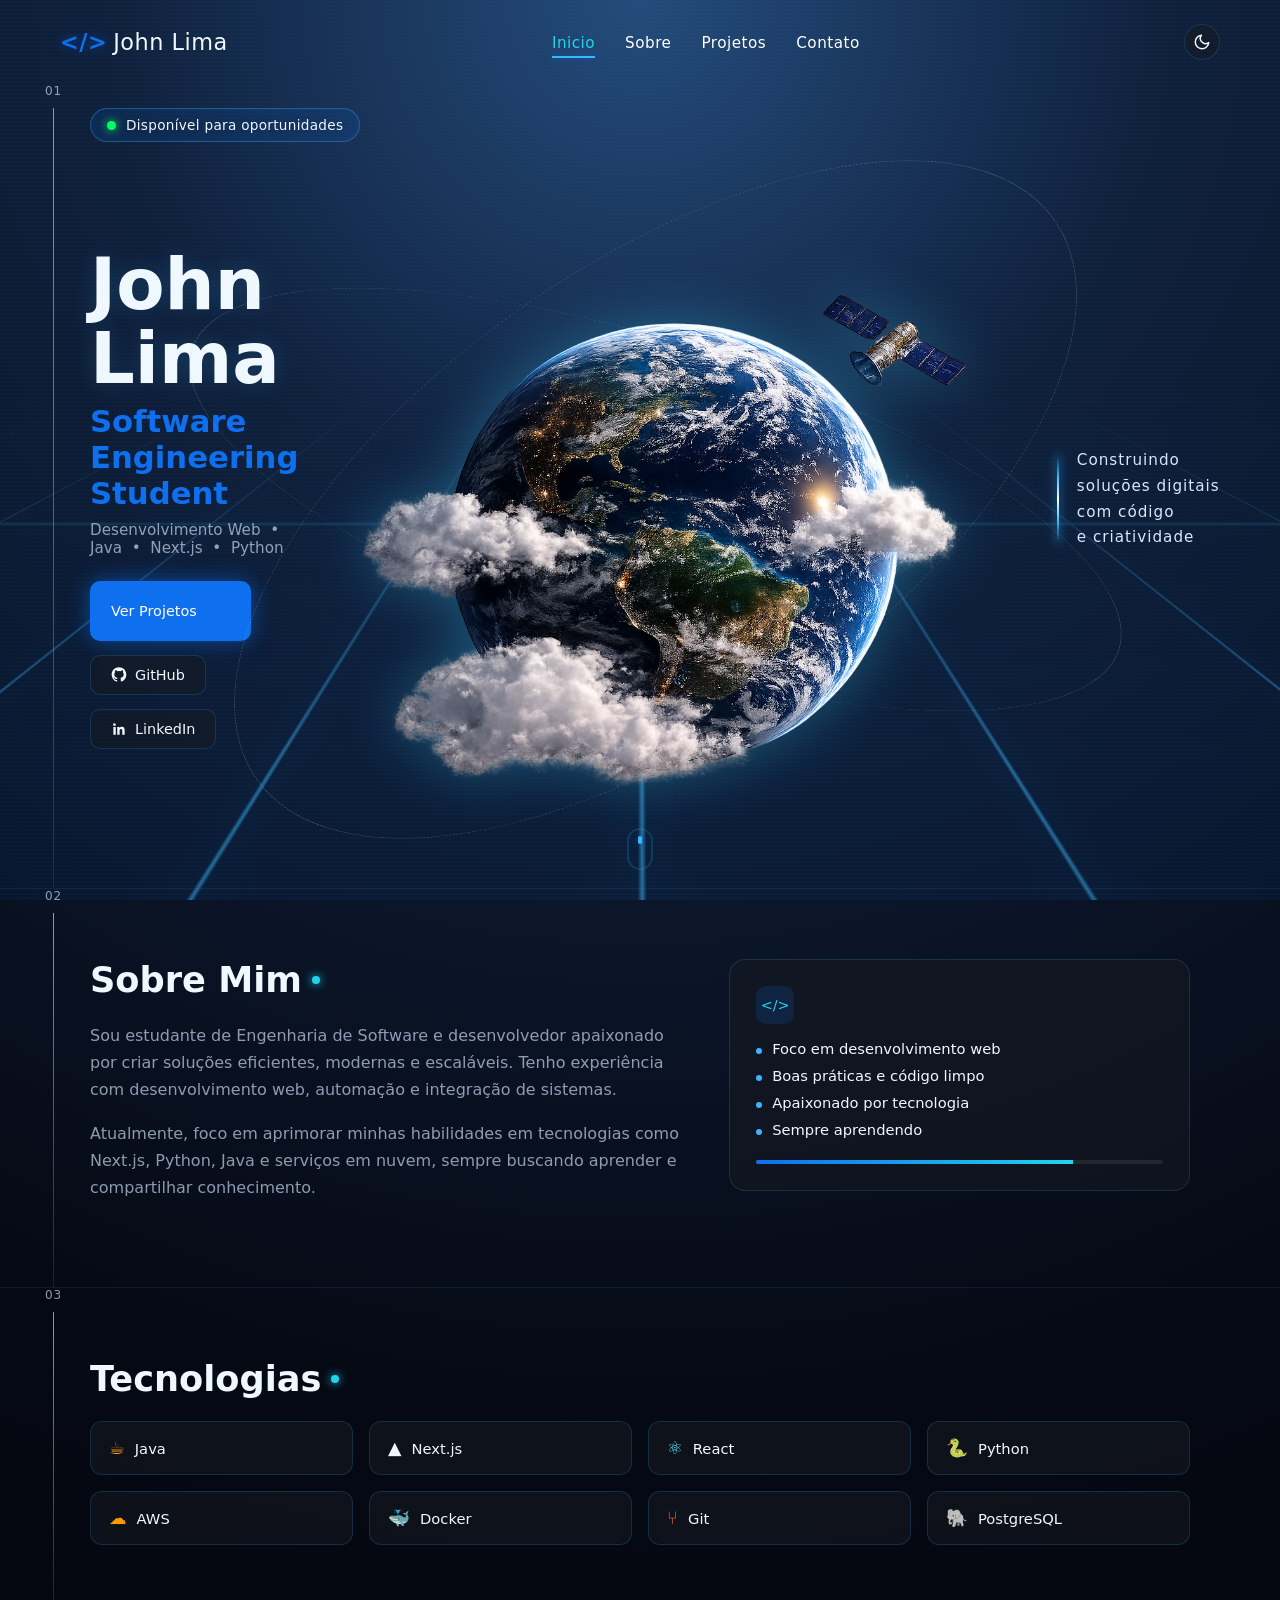
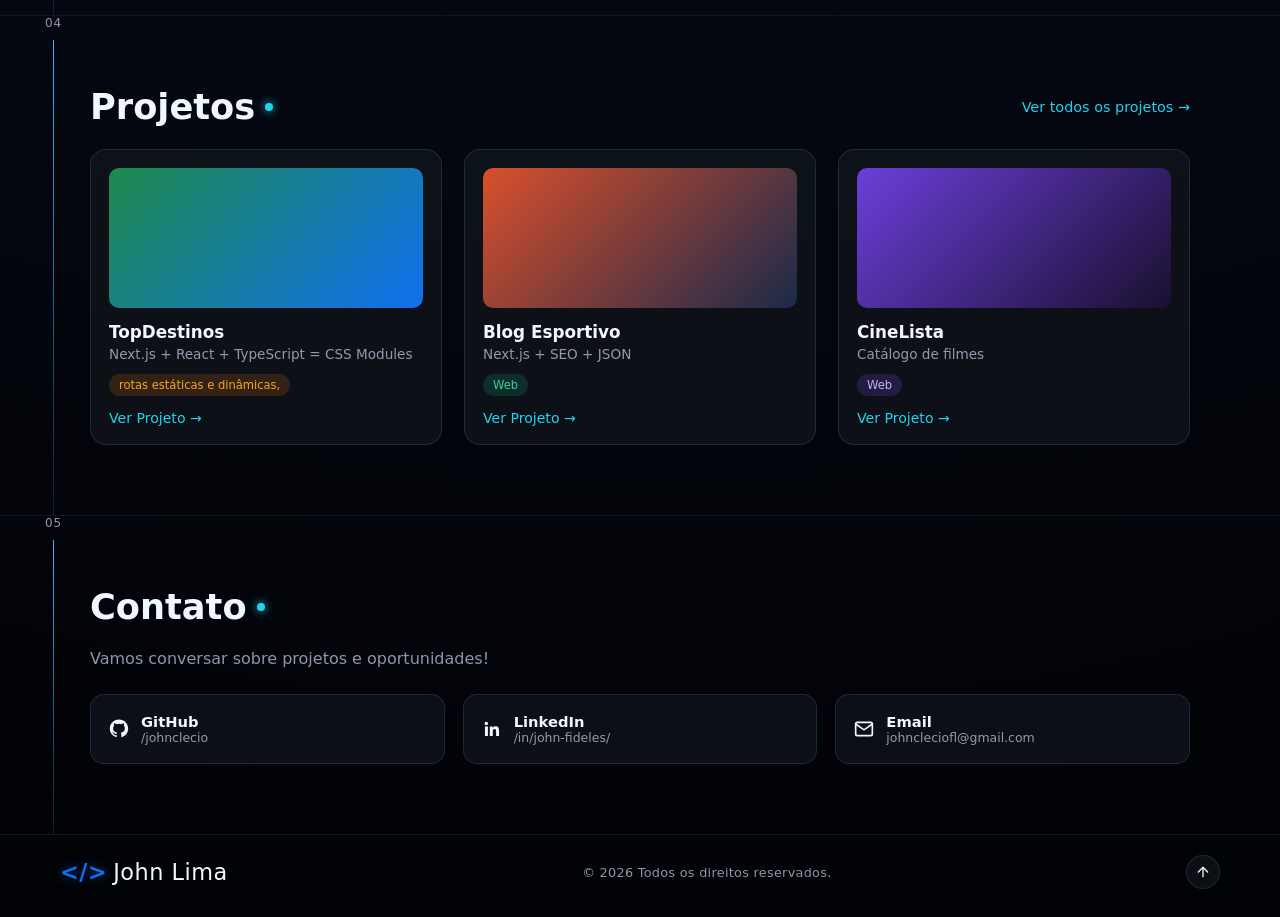
<file: index.html>
<!DOCTYPE html>
<html lang="pt-br">
<head>
    <meta charset="UTF-8">
    <meta name="viewport" content="width=device-width, initial-scale=1.0">
    <link rel="stylesheet" href="style.css">
    <title>I'M JOHN</title>
</head>
<body>

    <div class="floor-wrap" aria-hidden="true">
        <div class="floor"></div>
    </div>
    <div class="scanline" aria-hidden="true"></div>

    <div class="layout">
        <header class="header">
            <div class="logo"><span>&lt;/&gt;</span> John Lima</div>

            <nav class="navbar" id="navbar">
                <ul>
                    <li><a href="#inicio" class="nav-link active">Inicio</a></li>
                    <li><a href="#sobre" class="nav-link">Sobre</a></li>
                    <li><a href="#projetos" class="nav-link">Projetos</a></li>
                    <li><a href="#contato" class="nav-link">Contato</a></li>
                </ul>
            </nav>

            <div class="header-actions">
                <button class="theme-toggle" id="themeToggle" aria-label="alternar tema">
                    <svg class="icon-moon" width="18" height="18" viewBox="0 0 24 24" fill="none" stroke="currentColor" stroke-width="2" stroke-linecap="round" stroke-linejoin="round"><path d="M21 12.79A9 9 0 1 1 11.21 3 7 7 0 0 0 21 12.79z"/></svg>
                    <svg class="icon-sun" width="18" height="18" viewBox="0 0 24 24" fill="none" stroke="currentColor" stroke-width="2" stroke-linecap="round" stroke-linejoin="round"><circle cx="12" cy="12" r="4"/><path d="M12 2v2M12 20v2M4.9 4.9l1.4 1.4M17.7 17.7l1.4 1.4M2 12h2M20 12h2M4.9 19.1l1.4-1.4M17.7 6.3l1.4-1.4"/></svg>
                </button>

                <button class="menu-toggle" id="menuToggle" aria-label="menu" aria-expanded="false" aria-controls="navbar">
                    <span></span>
                    <span></span>
                    <span></span>
                </button>
            </div>
        </header>

        <main class="page">

            <!-- 01 · HERO -->
            <section class="hero" id="inicio">
                <div class="section-index"><span>01</span><i class="tick"></i></div>

                <div class="status-badge">
                    <span class="dot"></span>
                    <span>Disponível para oportunidades</span>
                </div>

                <div class="main-content">
                    <div class="hero-left">
                        <h1>John Lima</h1>
                        <span>Software Engineering Student</span>
                        <p class="hero-stack">Desenvolvimento Web &nbsp;•&nbsp; Java &nbsp;•&nbsp; Next.js &nbsp;•&nbsp; Python</p>

                        <div class="hero-cta">
                            <a href="#projetos" class="btn btn-primary">Ver Projetos <span>&rarr;</span></a>
                            <a href="https://github.com/johnclecio" target="_blank" rel="noopener" class="btn btn-ghost">
                                <svg width="16" height="16" viewBox="0 0 24 24" fill="currentColor"><path d="M12 .5C5.73.5.98 5.24.98 11.52c0 4.84 3.14 8.95 7.5 10.4.55.1.75-.24.75-.53 0-.26-.01-1.13-.02-2.05-3.05.66-3.7-1.3-3.7-1.3-.5-1.27-1.22-1.6-1.22-1.6-1-.68.08-.67.08-.67 1.1.08 1.68 1.13 1.68 1.13.98 1.68 2.57 1.2 3.2.9.1-.71.38-1.2.7-1.47-2.44-.28-5-1.22-5-5.42 0-1.2.43-2.18 1.13-2.95-.11-.28-.49-1.4.1-2.9 0 0 .93-.3 3.04 1.13a10.6 10.6 0 0 1 5.54 0c2.1-1.43 3.03-1.13 3.03-1.13.6 1.5.22 2.62.11 2.9.7.77 1.13 1.75 1.13 2.95 0 4.21-2.57 5.14-5.02 5.41.4.34.75 1 .75 2.03 0 1.47-.01 2.65-.01 3.01 0 .29.2.63.76.52 4.35-1.46 7.49-5.56 7.49-10.4C23.02 5.24 18.27.5 12 .5Z"/></svg>
                                GitHub
                            </a>
                            <a href="https://www.linkedin.com/in/john-fideles/" target="_blank" rel="noopener" class="btn btn-ghost">
                                <svg width="16" height="16" viewBox="0 0 24 24" fill="currentColor"><path d="M20.45 20.45h-3.55v-5.57c0-1.33-.02-3.03-1.85-3.03-1.85 0-2.14 1.45-2.14 2.94v5.66H9.36V9h3.41v1.56h.05c.48-.9 1.63-1.85 3.36-1.85 3.6 0 4.27 2.37 4.27 5.45v6.29ZM5.34 7.43a2.07 2.07 0 1 1 0-4.13 2.07 2.07 0 0 1 0 4.13ZM7.11 20.45H3.56V9h3.55v11.45Z"/></svg>
                                LinkedIn
                            </a>
                        </div>
                    </div>

                    <div class="hero-center">
                        <div class="orbit orbit-1"></div>
                        <div class="orbit orbit-2"></div>

                        <div class="earth">
                            <img src="/images/earth.png" alt="Terra">
                        </div>
                    </div>

                    <div class="hero-right">
                        <span>Construindo</span>
                        <span>soluções digitais</span>
                        <span>com código</span>
                        <span>e criatividade</span>
                    </div>
                </div>

                <a href="#sobre" class="scroll-cue" aria-label="rolar para baixo">
                    <span class="scroll-dot"></span>
                </a>
            </section>

            <!-- 02 · SOBRE -->
            <section class="section" id="sobre">
                <div class="section-index"><span>02</span><i class="tick"></i></div>

                <div class="section-body about-grid">
                    <div class="about-text">
                        <h2>Sobre Mim <span class="dot-accent"></span></h2>
                        <p>Sou estudante de Engenharia de Software e desenvolvedor apaixonado por criar soluções eficientes, modernas e escaláveis. Tenho experiência com desenvolvimento web, automação e integração de sistemas.</p>
                        <p>Atualmente, foco em aprimorar minhas habilidades em tecnologias como Next.js, Python, Java e serviços em nuvem, sempre buscando aprender e compartilhar conhecimento.</p>
                    </div>

                    <div class="about-card">
                        <div class="about-card-icon">&lt;/&gt;</div>
                        <ul class="about-list">
                            <li>Foco em desenvolvimento web</li>
                            <li>Boas práticas e código limpo</li>
                            <li>Apaixonado por tecnologia</li>
                            <li>Sempre aprendendo</li>
                        </ul>
                        <div class="about-progress"><span></span></div>
                    </div>
                </div>
            </section>

            <!-- 03 · TECNOLOGIAS -->
            <section class="section" id="tecnologias">
                <div class="section-index"><span>03</span><i class="tick"></i></div>

                <div class="section-body">
                    <h2>Tecnologias <span class="dot-accent"></span></h2>

                    <div class="tech-grid">
                        <div class="tech-card"><span class="tech-icon" style="color:#f89820">☕</span>Java</div>
                        <div class="tech-card"><span class="tech-icon">▲</span>Next.js</div>
                        <div class="tech-card"><span class="tech-icon" style="color:#61dafb">⚛</span>React</div>
                        <div class="tech-card"><span class="tech-icon" style="color:#3776ab">🐍</span>Python</div>
                        <div class="tech-card"><span class="tech-icon" style="color:#ff9900">☁</span>AWS</div>
                        <div class="tech-card"><span class="tech-icon" style="color:#2496ed">🐳</span>Docker</div>
                        <div class="tech-card"><span class="tech-icon" style="color:#f05032">⑂</span>Git</div>
                        <div class="tech-card"><span class="tech-icon" style="color:#336791">🐘</span>PostgreSQL</div>
                    </div>
                </div>
            </section>

            <!-- 04 · PROJETOS -->
            <section class="section" id="projetos">
                <div class="section-index"><span>04</span><i class="tick"></i></div>

                <div class="section-body">
                    <div class="section-head">
                        <h2>Projetos <span class="dot-accent"></span></h2>
                        <a href="https://github.com/johnclecio?tab=repositories" target="_blank" class="link-arrow">Ver todos os projetos &rarr;</a>
                    </div>

                    <div class="project-grid">
                        <article class="project-card">
                            <div class="project-thumb thumb-1"></div>
                            <h3>TopDestinos</h3>
                            <p>Next.js + React + TypeScript = CSS Modules</p>
                            <span class="tag tag-orange">rotas estáticas e dinâmicas,</span>
                            <a href="https://github.com/johnclecio/listaDeTarefa/tree/main/TopDestinos" target="_blank" class="project-link">Ver Projeto <span>&rarr;</span></a>
                        </article>

                        <article class="project-card">
                            <div class="project-thumb thumb-2"></div>
                            <h3>Blog Esportivo</h3>
                            <p>Next.js + SEO + JSON</p>
                            <span class="tag tag-green">Web</span>
                            <a href="https://github.com/johnclecio/Next-Blog" target="_blank" class="project-link">Ver Projeto <span>&rarr;</span></a>
                        </article>

                        <article class="project-card">
                            <div class="project-thumb thumb-3"></div>
                            <h3>CineLista</h3>
                            <p>Catálogo de filmes</p>
                            <span class="tag tag-purple">Web</span>
                            <a href="https://github.com/johnclecio/Next-cinelista" target="_blank" class="project-link">Ver Projeto <span>&rarr;</span></a>
                        </article>
                    </div>
                </div>
            </section>

            <!-- 05 · CONTATO -->
            <section class="section" id="contato">
                <div class="section-index"><span>05</span><i class="tick"></i></div>

                <div class="section-body">
                    <h2>Contato <span class="dot-accent"></span></h2>
                    <p class="contact-intro">Vamos conversar sobre projetos e oportunidades!</p>

                    <div class="contact-grid">
                        <a href="https://github.com/johnclecio" target="_blank" rel="noopener" class="contact-card">
                            <svg width="20" height="20" viewBox="0 0 24 24" fill="currentColor"><path d="M12 .5C5.73.5.98 5.24.98 11.52c0 4.84 3.14 8.95 7.5 10.4.55.1.75-.24.75-.53 0-.26-.01-1.13-.02-2.05-3.05.66-3.7-1.3-3.7-1.3-.5-1.27-1.22-1.6-1.22-1.6-1-.68.08-.67.08-.67 1.1.08 1.68 1.13 1.68 1.13.98 1.68 2.57 1.2 3.2.9.1-.71.38-1.2.7-1.47-2.44-.28-5-1.22-5-5.42 0-1.2.43-2.18 1.13-2.95-.11-.28-.49-1.4.1-2.9 0 0 .93-.3 3.04 1.13a10.6 10.6 0 0 1 5.54 0c2.1-1.43 3.03-1.13 3.03-1.13.6 1.5.22 2.62.11 2.9.7.77 1.13 1.75 1.13 2.95 0 4.21-2.57 5.14-5.02 5.41.4.34.75 1 .75 2.03 0 1.47-.01 2.65-.01 3.01 0 .29.2.63.76.52 4.35-1.46 7.49-5.56 7.49-10.4C23.02 5.24 18.27.5 12 .5Z"/></svg>
                            <div><strong>GitHub</strong><span>/johnclecio</span></div>
                        </a>

                        <a href="https://www.linkedin.com/in/john-fideles/" target="_blank" rel="noopener" class="contact-card">
                            <svg width="20" height="20" viewBox="0 0 24 24" fill="currentColor"><path d="M20.45 20.45h-3.55v-5.57c0-1.33-.02-3.03-1.85-3.03-1.85 0-2.14 1.45-2.14 2.94v5.66H9.36V9h3.41v1.56h.05c.48-.9 1.63-1.85 3.36-1.85 3.6 0 4.27 2.37 4.27 5.45v6.29ZM5.34 7.43a2.07 2.07 0 1 1 0-4.13 2.07 2.07 0 0 1 0 4.13ZM7.11 20.45H3.56V9h3.55v11.45Z"/></svg>
                            <div><strong>LinkedIn</strong><span>/in/john-fideles/</span></div>
                        </a>

                        <a href="mailto:johnlima.dev@gmail.com" class="contact-card">
                            <svg width="20" height="20" viewBox="0 0 24 24" fill="none" stroke="currentColor" stroke-width="2"><rect x="2" y="4" width="20" height="16" rx="2"/><path d="m2 6 10 7 10-7"/></svg>
                            <div><strong>Email</strong><span>johncleciofl@gmail.com</span></div>
                        </a>
                    </div>
                </div>
            </section>

        </main>

        <footer class="footer">
            <div class="logo"><span>&lt;/&gt;</span> John Lima</div>
            <p class="text-footer">© 2026 Todos os direitos reservados.</p>
            <button class="to-top" id="toTop" aria-label="voltar ao topo">
                <svg width="16" height="16" viewBox="0 0 24 24" fill="none" stroke="currentColor" stroke-width="2" stroke-linecap="round" stroke-linejoin="round"><path d="M12 19V5M5 12l7-7 7 7"/></svg>
            </button>
        </footer>

    </div>

    <script>
        const menuToggle = document.getElementById('menuToggle');
        const navbar = document.getElementById('navbar');

        menuToggle.addEventListener('click', () => {
            const isOpen = navbar.classList.toggle('open');
            menuToggle.classList.toggle('active', isOpen);
            menuToggle.setAttribute('aria-expanded', isOpen);
        });

        navbar.querySelectorAll('a').forEach(link => {
            link.addEventListener('click', () => {
                navbar.classList.remove('open');
                menuToggle.classList.remove('active');
                menuToggle.setAttribute('aria-expanded', 'false');
            });
        });

        // theme toggle
        const themeToggle = document.getElementById('themeToggle');
        themeToggle.addEventListener('click', () => {
            const isLight = document.documentElement.getAttribute('data-theme') === 'light';
            document.documentElement.setAttribute('data-theme', isLight ? 'dark' : 'light');
        });

        // back to top
        document.getElementById('toTop').addEventListener('click', () => {
            window.scrollTo({ top: 0, behavior: 'smooth' });
        });

        // scroll-spy: highlight active nav link
        const sections = document.querySelectorAll('section[id]');
        const navLinks = document.querySelectorAll('.nav-link');

        const spy = new IntersectionObserver((entries) => {
            entries.forEach(entry => {
                if (entry.isIntersecting) {
                    navLinks.forEach(link => {
                        link.classList.toggle('active', link.getAttribute('href') === '#' + entry.target.id);
                    });
                }
            });
        }, { rootMargin: '-45% 0px -45% 0px' });

        sections.forEach(section => spy.observe(section));
    </script>

</body>
</html>
</file>
<file: style.css>
:root{
    --blue: #0f70ef;
    --blue-glow: rgba(15, 112, 239, 0.55);
    --cyan: #38b6ff;
    --cyan2: #22d3ee;
    --ink: #010205;
    --paper: aliceblue;

    --panel: rgba(22, 27, 34, .55);
    --panel-border: rgba(56, 182, 255, .18);
    --muted: rgba(215, 231, 255, .65);

    --bg-1: #244b7a;
    --bg-2: #10203b;
    --bg-3: #050913;
    --bg-4: #010205;
}

html[data-theme="light"]{
    --ink: #f3f6fb;
    --paper: #101828;
    --muted: rgba(16, 24, 40, .65);

    --panel: rgba(255, 255, 255, .65);
    --panel-border: rgba(15, 112, 239, .25);

    --bg-1: #cfe0ff;
    --bg-2: #eef3fb;
    --bg-3: #f6f9fd;
    --bg-4: #ffffff;
}

* {
    margin: 0;
    padding: 0;
    box-sizing: border-box;
}

html{
    scroll-behavior: smooth;
    overflow-x: hidden;
    max-width: 100%;
}

body{
    min-height: 100vh;
    overflow-x: hidden;
    position: relative;
    isolation: isolate;

    background:
        radial-gradient(circle at top,
            var(--bg-1) 0%,
            var(--bg-2) 20%,
            var(--bg-3) 55%,
            var(--bg-4) 100%);

    transition: background .4s ease;

    font-family: system-ui,
        -apple-system, BlinkMacSystemFont,
        'Segoe UI', Roboto, Oxygen, Ubuntu,
        Cantarell, 'Open Sans', 'Helvetica Neue', sans-serif;
}

/* ---------- futuristic checkered floor ---------- */
.floor-wrap{
    position: fixed;
    inset: auto 0 0 0;
    height: 62vh;

    perspective: 340px;
    perspective-origin: 50% 0%;
    overflow: hidden;

    z-index: 0;
    pointer-events: none;

    -webkit-mask-image: linear-gradient(to top, black 0%, black 22%, transparent 92%);
    mask-image: linear-gradient(to top, black 0%, black 22%, transparent 92%);
}

/* horizon glow where the floor meets the void */
.floor-wrap::before{
    content: "";
    position: absolute;
    top: 0;
    left: 10%;
    right: 10%;
    height: 2px;

    background: linear-gradient(to right, transparent, var(--cyan), transparent);
    box-shadow: 0 0 30px 4px var(--blue-glow);
    opacity: .55;
}

.floor{
    position: absolute;
    top: 0;
    left: 50%;
    width: 250vw;
    height: 250vh;

    transform-origin: 50% 0%;
    transform: translateX(-50%) rotateX(65deg);

    background-color: rgba(15, 112, 239, 0.05);
    background-image:
        linear-gradient(var(--cyan) 1px, transparent 1px),
        linear-gradient(90deg, var(--cyan) 1px, transparent 1px);
    background-size: 100px 100px;

    opacity: 0.55;
    filter: drop-shadow(0 0 6px var(--blue-glow));

    animation: floorDrift 5s linear infinite;
}

@keyframes floorDrift{
    from{ background-position: 0 0, 0 0; }
    to{ background-position: 0 -100px, -100px 0; }
}

/* thin ambient scanline for HUD feel */
.scanline{
    position: fixed;
    inset: 0;
    z-index: 1;
    pointer-events: none;

    background: linear-gradient(
        to bottom,
        transparent 0%,
        rgba(56, 182, 255, 0.03) 50%,
        transparent 100%
    );
    background-size: 100% 4px;
    mix-blend-mode: overlay;
}

.layout{
    position: relative;
    z-index: 2;

    display: grid;
    grid-template-areas:
        "header header header"
        "main   main    main"
        "footer footer footer";
    grid-template-rows: auto 1fr auto;
    min-height: 100vh;
}

/* ---------- header ---------- */
.header{
    grid-area: header;
    position: relative;

    display: flex;
    justify-content: space-between;
    align-items: center;
    flex-wrap: wrap;
    gap: 12px;

    padding: 24px clamp(20px, 5vw, 60px);
}

.logo{
    color: var(--paper);
    font-size: 1.4rem;
    letter-spacing: .5px;
    display: flex;
    align-items: center;
    gap: 6px;
}

.logo span{
    font-weight: bold;
    color: var(--blue);
    text-shadow: 0 0 12px var(--blue-glow);
}

.navbar ul{
    display: flex;
    gap: clamp(14px, 2.6vw, 30px);
    list-style: none;
}

.navbar a{
    color: white;
    text-decoration: none;
    font-size: .95rem;
    letter-spacing: .5px;
    position: relative;
    padding-bottom: 6px;
}

.navbar a::after{
    content: "";
    position: absolute;
    left: 0;
    bottom: 0;
    width: 100%;
    height: 2px;
    background: var(--cyan);
    box-shadow: 0 0 8px var(--blue-glow);

    transform: scaleX(0);
    transform-origin: right;
    transition: transform .3s ease;
}

.navbar a:hover::after,
.navbar a.active::after{
    transform: scaleX(1);
    transform-origin: left;
}

.navbar a.active{
    color: var(--cyan2);
}

.header-actions{
    display: flex;
    align-items: center;
    gap: 14px;
}

.theme-toggle{
    display: flex;
    align-items: center;
    justify-content: center;

    width: 36px;
    height: 36px;
    border-radius: 50%;

    background: var(--panel);
    border: 1px solid var(--panel-border);
    color: var(--paper);
    cursor: pointer;
    transition: background .25s ease, transform .25s ease;
}

.theme-toggle:hover{
    transform: translateY(-2px);
}

.theme-toggle .icon-sun{
    display: none;
}

html[data-theme="light"] .theme-toggle .icon-moon{
    display: none;
}
html[data-theme="light"] .theme-toggle .icon-sun{
    display: block;
    color: #f5a623;
}

.menu-toggle{
    display: none;
    flex-direction: column;
    justify-content: center;
    gap: 6px;

    width: 36px;
    height: 32px;

    background: none;
    border: none;
    cursor: pointer;
    z-index: 5;
}

.menu-toggle span{
    width: 100%;
    height: 2px;
    background: var(--paper);
    border-radius: 2px;
    transition: transform .3s ease, opacity .3s ease;
}

.menu-toggle.active span:nth-child(1){
    transform: translateY(8px) rotate(45deg);
}
.menu-toggle.active span:nth-child(2){
    opacity: 0;
}
.menu-toggle.active span:nth-child(3){
    transform: translateY(-8px) rotate(-45deg);
}

/* ---------- page (holds all sections) ---------- */
.page{
    grid-area: main;
    position: relative;
}

/* ---------- shared section rail (numbered index + tick line) ---------- */
.section-index{
    position: absolute;
    left: clamp(16px, 3.4vw, 44px);
    top: 0;
    bottom: 0;
    width: 20px;

    display: flex;
    flex-direction: column;
    align-items: center;
    gap: 10px;

    color: var(--muted);
    font-size: .75rem;
    letter-spacing: 1px;
    pointer-events: none;
}

.section-index span{
    position: sticky;
    top: 40px;
}

.section-index .tick{
    flex: 1;
    width: 1px;

    background: linear-gradient(
        to bottom,
        var(--cyan),
        rgba(56, 182, 255, .15)
    );
}

/* ---------- hero (section 01) ---------- */
.hero{
    position: relative;

    display: flex;
    flex-direction: column;
    justify-content: center;
    gap: 32px;
    min-height: calc(100vh - 96px);

    padding: 20px clamp(20px, 6vw, 60px) 60px;
    padding-left: clamp(56px, 8vw, 90px);
}

.hero-stack{
    color: var(--muted);
    font-size: .95rem;
    margin-top: 4px;
}

.hero-cta{
    display: flex;
    flex-wrap: wrap;
    gap: 14px;
    margin-top: 18px;
}

.btn{
    display: inline-flex;
    align-items: center;
    gap: 8px;

    padding: 11px 20px;
    border-radius: 10px;
    font-size: .9rem;
    text-decoration: none;
    border: 1px solid transparent;
    transition: transform .2s ease, background .2s ease;
}

.btn:hover{
    transform: translateY(-2px);
}

.btn-primary{
    background: var(--blue);
    color: #fff;
    box-shadow: 0 0 22px var(--blue-glow);
}

.btn-ghost{
    background: var(--panel);
    border-color: var(--panel-border);
    color: var(--paper);
}

.scroll-cue{
    position: absolute;
    left: 50%;
    bottom: 18px;
    transform: translateX(-50%);

    width: 26px;
    height: 42px;
    border: 2px solid var(--panel-border);
    border-radius: 20px;

    display: flex;
    justify-content: center;
    padding-top: 6px;
}

.scroll-dot{
    width: 4px;
    height: 8px;
    border-radius: 2px;
    background: var(--cyan);
    box-shadow: 0 0 8px var(--blue-glow);
    animation: scrollDot 1.6s ease infinite;
}

@keyframes scrollDot{
    0%{ transform: translateY(0); opacity: 1; }
    70%{ transform: translateY(10px); opacity: 0; }
    100%{ transform: translateY(0); opacity: 0; }
}

/* ---------- generic content sections (02-05) ---------- */
.section{
    position: relative;
    padding: 70px clamp(20px, 6vw, 60px);
    padding-left: clamp(56px, 8vw, 90px);

    border-top: 1px solid rgba(56, 182, 255, .1);
}

.section-body{
    max-width: 1100px;
}

.section h2{
    display: flex;
    align-items: center;
    gap: 10px;

    font-size: clamp(1.6rem, 3.2vw, 2.2rem);
    color: var(--paper);
    margin-bottom: 22px;
}

.dot-accent{
    width: 8px;
    height: 8px;
    border-radius: 50%;
    background: var(--cyan2);
    box-shadow: 0 0 10px var(--cyan2);
}

.section-head{
    display: flex;
    justify-content: space-between;
    align-items: center;
    flex-wrap: wrap;
    gap: 12px;
    margin-bottom: 22px;
}

.section-head h2{
    margin-bottom: 0;
}

.link-arrow{
    color: var(--cyan2);
    text-decoration: none;
    font-size: .9rem;
}

.link-arrow:hover{
    text-decoration: underline;
}

/* ---------- sobre ---------- */
.about-grid{
    display: grid;
    grid-template-columns: 1.3fr 1fr;
    gap: 40px;
    align-items: start;
}

.about-text p{
    color: var(--muted);
    line-height: 1.7;
    margin-bottom: 16px;
    max-width: 620px;
}

.about-card{
    position: relative;
    padding: 26px;
    border-radius: 16px;

    background: var(--panel);
    border: 1px solid var(--panel-border);
    backdrop-filter: blur(8px);
}

.about-card-icon{
    display: inline-flex;
    align-items: center;
    justify-content: center;

    width: 38px;
    height: 38px;
    border-radius: 10px;

    background: rgba(15, 112, 239, .15);
    color: var(--cyan2);
    font-size: .9rem;
    margin-bottom: 16px;
}

.about-list{
    list-style: none;
    display: flex;
    flex-direction: column;
    gap: 10px;
    color: var(--paper);
    font-size: .92rem;
    margin-bottom: 22px;
}

.about-list li{
    padding-left: 16px;
    position: relative;
}

.about-list li::before{
    content: "";
    position: absolute;
    left: 0;
    top: 8px;
    width: 6px;
    height: 6px;
    border-radius: 50%;
    background: var(--cyan);
}

.about-progress{
    height: 4px;
    border-radius: 4px;
    background: rgba(255, 255, 255, .08);
    overflow: hidden;
}

.about-progress span{
    display: block;
    width: 78%;
    height: 100%;
    background: linear-gradient(to right, var(--blue), var(--cyan2));
}

/* ---------- tecnologias ---------- */
.tech-grid{
    display: grid;
    grid-template-columns: repeat(4, 1fr);
    gap: 16px;
}

.tech-card{
    display: flex;
    align-items: center;
    gap: 10px;

    padding: 16px 18px;
    border-radius: 12px;

    background: var(--panel);
    border: 1px solid var(--panel-border);
    color: var(--paper);
    font-size: .92rem;

    transition: transform .2s ease, border-color .2s ease;
}

.tech-card:hover{
    transform: translateY(-3px);
    border-color: var(--cyan2);
}

.tech-icon{
    font-size: 1.1rem;
}

/* ---------- projetos ---------- */
.project-grid{
    display: grid;
    grid-template-columns: repeat(3, 1fr);
    gap: 22px;
}

.project-card{
    padding: 18px;
    border-radius: 16px;

    background: var(--panel);
    border: 1px solid var(--panel-border);

    transition: transform .25s ease, border-color .25s ease;
}

.project-card:hover{
    transform: translateY(-5px);
    border-color: var(--cyan2);
}

.project-thumb{
    height: 140px;
    border-radius: 10px;
    margin-bottom: 14px;
}

.thumb-1{ background: linear-gradient(135deg, #1f8a4c, #0f70ef); }
.thumb-2{ background: linear-gradient(135deg, #d94f2b, #1a2a4a); }
.thumb-3{ background: linear-gradient(135deg, #6a3fd9, #1a1030); }

.project-card h3{
    color: var(--paper);
    font-size: 1.05rem;
    margin-bottom: 4px;
}

.project-card p{
    color: var(--muted);
    font-size: .85rem;
    margin-bottom: 12px;
}

.tag{
    display: inline-block;
    padding: 4px 10px;
    border-radius: 999px;
    font-size: .72rem;
    margin-bottom: 14px;
}

.tag-orange{ background: rgba(217, 119, 6, .18); color: #f5a623; }
.tag-green{ background: rgba(16, 185, 129, .18); color: #34d399; }
.tag-purple{ background: rgba(139, 92, 246, .18); color: #c4b5fd; }

.project-link{
    display: block;
    color: var(--cyan2);
    text-decoration: none;
    font-size: .88rem;
}

.project-link:hover{
    text-decoration: underline;
}

/* ---------- contato ---------- */
.contact-intro{
    color: var(--muted);
    margin-bottom: 26px;
    max-width: 500px;
}

.contact-grid{
    display: grid;
    grid-template-columns: repeat(3, 1fr);
    gap: 18px;
}

.contact-card{
    display: flex;
    align-items: center;
    gap: 12px;

    padding: 18px;
    border-radius: 14px;

    background: var(--panel);
    border: 1px solid var(--panel-border);
    color: var(--paper);
    text-decoration: none;

    transition: transform .2s ease, border-color .2s ease;
}

.contact-card:hover{
    transform: translateY(-3px);
    border-color: var(--cyan2);
}

.contact-card strong{
    display: block;
    font-size: .92rem;
}

.contact-card span{
    display: block;
    color: var(--muted);
    font-size: .78rem;
}

.status-badge{
    display: inline-flex;
    align-items: center;
    gap: 10px;

    border: 1px solid rgba(56, 182, 255, .35);
    border-radius: 999px;
    padding: 8px 16px;
    width: fit-content;

    background: rgba(15, 112, 239, .08);
    backdrop-filter: blur(6px);
    box-shadow: 0 0 18px rgba(15, 112, 239, .12) inset;
}

.status-badge > span:nth-child(2){
    color: var(--paper);
    font-size: .85rem;
    letter-spacing: .3px;
}

.dot{
    width: 9px;
    height: 9px;

    background: #00ff66;
    border-radius: 50%;
    display: inline-block;

    box-shadow: 0 0 10px #00ff66;
    animation: pulse 1.5s infinite;
}

@keyframes pulse{
    0%{ box-shadow: 0 0 5px #00ff66; }
    50%{ box-shadow: 0 0 18px #00ff66; }
    100%{ box-shadow: 0 0 5px #00ff66; }
}

.main-content{
    display: grid;
    grid-template-columns: minmax(0, 1fr) auto minmax(0, 1fr);
    align-items: center;
    gap: clamp(16px, 3vw, 40px);
    width: 100%;
    max-width: 100%;
}

.hero-left{
    display: flex;
    flex-direction: column;
    gap: 6px;
    min-width: 0;
}

.hero-left > h1{
    font-size: clamp(2.2rem, 5.5vw, 5rem);
    line-height: 1.05;
    color: var(--paper);
    text-shadow: 0 0 24px rgba(56, 182, 255, .2);
    overflow-wrap: break-word;
}

.hero-left span{
    color: var(--blue);
    font-weight: bold;
    font-size: clamp(1.1rem, 2.4vw, 2rem);
}

/* ---------- earth / orbits ---------- */
.hero-center{
    position: relative;

    width: min(650px, 80vw);
    aspect-ratio: 1;

    display: flex;
    justify-content: center;
    align-items: center;

    margin: auto;
}

.earth{
    position: relative;
    z-index: 2;

    width: 100%;
    aspect-ratio: 1;

    display: flex;
    justify-content: center;
    align-items: center;

    animation: floatEarth 6s ease-in-out infinite;
}

@keyframes floatEarth{
    0%, 100%{ transform: translateY(0); }
    50%{ transform: translateY(-14px); }
}

.earth img{
    width: 100%;
    height: 100%;
    object-fit: contain;
    display: block;

    filter: drop-shadow(0 0 30px rgba(57, 195, 241, .35));
}

.orbit{
    position: absolute;

    width: 150%;
    height: 150%;

    border: 1px dashed rgba(177, 200, 220, .35);
    border-radius: 50%;
}

.orbit-1{
    transform: rotate(18deg) scaleY(.32);
    animation: spin 20s linear infinite;
}

.orbit-2{
    transform: rotate(-35deg) scaleY(.48);
    animation: spin 28s linear infinite reverse;
}

@keyframes spin{
    from{ box-shadow: 0 0 0 rgba(56, 182, 255, 0); }
    to{ box-shadow: 0 0 0 rgba(56, 182, 255, 0); }
}

/* ---------- right label ---------- */
.hero-right{
    position: relative;

    display: flex;
    flex-direction: column;
    gap: 3px;
    align-items: flex-start;

    margin-left: clamp(12px, 3vw, 100px);
    padding-left: 20px;
    width: max-content;
    max-width: 100%;
    min-width: 0;
}

.hero-right::before{
    content: "";
    position: absolute;

    left: 0;
    top: 50%;
    transform: translateY(-50%);

    width: 2px;
    height: 90px;

    background: linear-gradient(
        to bottom,
        transparent,
        var(--cyan),
        #ffffff,
        var(--cyan),
        transparent
    );

    border-radius: 2px;

    box-shadow:
        0 0 8px rgba(56, 182, 255, .8),
        0 0 20px rgba(56, 182, 255, .4);
}

.hero-right span{
    color: #d7e7ff;
    font-size: clamp(.85rem, 1.4vw, .95rem);
    letter-spacing: 1px;
    line-height: 1.5;
    white-space: nowrap;
}

@media (max-width: 1100px){
    .hero-right span{
        white-space: normal;
    }
}

/* ---------- footer ---------- */
.footer{
    grid-area: footer;
    position: relative;

    display: flex;
    justify-content: space-between;
    align-items: center;
    flex-wrap: wrap;
    gap: 10px;

    padding: 20px clamp(20px, 5vw, 60px) 28px;

    border-top: 1px solid rgba(56, 182, 255, .15);
}

.footer .text-footer{
    color: var(--muted);
    font-size: .8rem;
    letter-spacing: .3px;
}

.to-top{
    display: flex;
    align-items: center;
    justify-content: center;

    width: 34px;
    height: 34px;
    border-radius: 50%;

    background: var(--panel);
    border: 1px solid var(--panel-border);
    color: var(--paper);
    cursor: pointer;
    transition: transform .2s ease, border-color .2s ease;
}

.to-top:hover{
    transform: translateY(-3px);
    border-color: var(--cyan2);
}

/* ---------- responsive ---------- */
@media (max-width: 980px){
    .main-content{
        grid-template-columns: 1fr;
        justify-items: center;
        text-align: center;
        gap: 24px;
    }

    .hero-left,
    .hero-right{
        align-items: center;
        text-align: center;
        margin: 0;
        padding: 0;
    }

    .hero-right::before{
        left: 50%;
        top: -20px;
        transform: translateX(-50%) rotate(90deg);
        height: 60px;
    }

    .hero-right{
        padding-top: 40px;
    }

    .hero-cta{
        justify-content: center;
    }

    .about-grid{
        grid-template-columns: 1fr;
    }

    .tech-grid{
        grid-template-columns: repeat(3, 1fr);
    }

    .project-grid,
    .contact-grid{
        grid-template-columns: repeat(2, 1fr);
    }
}

@media (max-width: 768px){
    .navbar{
        position: absolute;
        top: 100%;
        right: 0;
        left: 0;

        display: block;
        max-height: 0;
        overflow: hidden;

        background: rgba(5, 9, 19, .92);
        backdrop-filter: blur(10px);
        border-bottom: 1px solid rgba(56, 182, 255, .2);

        transition: max-height .35s ease;
        z-index: 4;
    }

    .navbar.open{
        max-height: 300px;
    }

    .navbar ul{
        flex-direction: column;
        gap: 0;
        padding: 10px clamp(20px, 5vw, 60px) 20px;
    }

    .navbar li{
        border-bottom: 1px solid rgba(255, 255, 255, .06);
    }

    .navbar a{
        display: block;
        padding: 14px 0;
    }

    .menu-toggle{
        display: flex;
    }

    /* the numbered rail is a nice-to-have; on small screens it steals
       space from content, so it hides and everything shifts to the
       normal left padding */
    .section-index{
        display: none;
    }

    .hero,
    .section{
        padding-left: clamp(20px, 6vw, 60px);
    }

    .hero{
        padding: 16px 20px 60px;
        gap: 24px;
        min-height: auto;
    }

    .hero-center{
        width: 85vw;
        max-width: 340px;
    }

    .section{
        padding-top: 50px;
        padding-bottom: 50px;
    }

    .section-head{
        flex-direction: column;
        align-items: flex-start;
    }

    .tech-grid{
        grid-template-columns: repeat(2, 1fr);
    }

    .project-grid,
    .contact-grid{
        grid-template-columns: 1fr;
    }

    .footer{
        justify-content: center;
        text-align: center;
        flex-direction: column;
    }
}

@media (prefers-reduced-motion: reduce){
    *{
        animation-duration: 0.001ms !important;
        animation-iteration-count: 1 !important;
        transition-duration: 0.001ms !important;
    }
}
</file>
